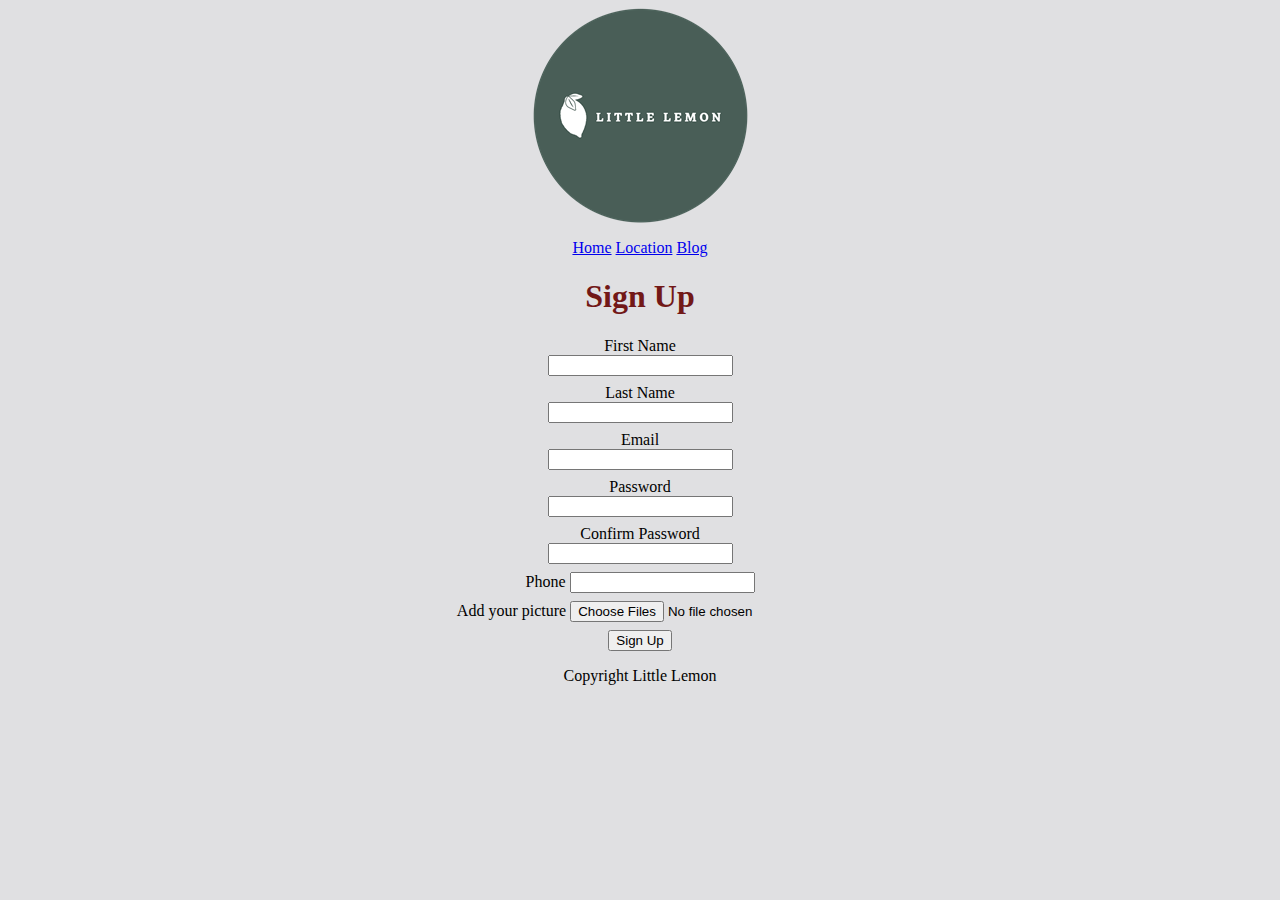
<file: MEDIA-ELEMENTS/index.html>
<!DOCTYPE html>
<html lang="en">
<head>
    <title>Little Lemon</title>
    <meta property="og:title" content="Our Menu">
    <meta property="og:type" content="website">
    <meta property="og:image" content="logo.png">
    <meta property="og:url" content="https://littlelemon">
    <meta property="og:description" content="Little lemon is a family owned resturant">
    <meta property="og:locale" content="en_US">
    <meta property="og:site_name" content="Little Lemon">

    <link rel="stylesheet" href="styles.css">
</head>
<body>
    <!-- This describes the semantics of an HTML Document -->
    <!-- Head used to display little lemon logo -->
    <header>
        <img src="logo.png" alt="Logo">
    </header>
    <nav>
        <ul>
            <li><a href="index.html">Home</a></li>
            <li><a href="location.html">Location</a></li>
            <li><a href="blog.html">Blog</a></li>
        </ul>
    </nav>
    <main>
        <h1>Sign Up</h1>
        <!-- POST improves the data's security -->
        <form method="POST">
            <div>
                <label for="user_first_name">First Name</label> <br>
                <input type="text" id="user_first_name" name="user_first_name" required>
            </div>
            <div>
                <label for="user_last_name">Last Name</label> <br>
                <input type="text" id="user_last_name" name="user_last_name" required>
            </div>
            <div>
                <label for="user_email">Email</label> <br>
                <input type="email" id="user_email" name="user_email" required>
            </div>
            <div>
                <label for="user_password">Password</label> <br>
                <input type="password" id="user_password" name="user_password" required minlength="6" maxlength="60" >
            </div>
            <div>
                <label for="user_confirm_password">Confirm Password</label> <br>
                <input type="password" id="user_confirm_password" name="user_confirm_password" required minlength="6"  maxlength="60">
            </div>
            <div>
                <label for="phone">Phone</label>
                <input type="tel" id="phone" name="phone" pattern=”^(?:0|\+?44)(?:\d\s?){9,10}$” > 
            </div>
            <div>
                <label for="gallery">Add your picture</label>
                <input type="file" id="gallery" name="gallery" multiple>
            </div>
            <div>
                <button type="submit">Sign Up</button>
            </div>
        </form>

        <style>
            input:focus:invalid {
                border: 2px solid red;
            }
        </style>

    </main>
    <!-- Used to display copyright feature -->
    <footer>
        <p>Copyright Little Lemon</p>
    </footer>    
</body>
</html>
</file>
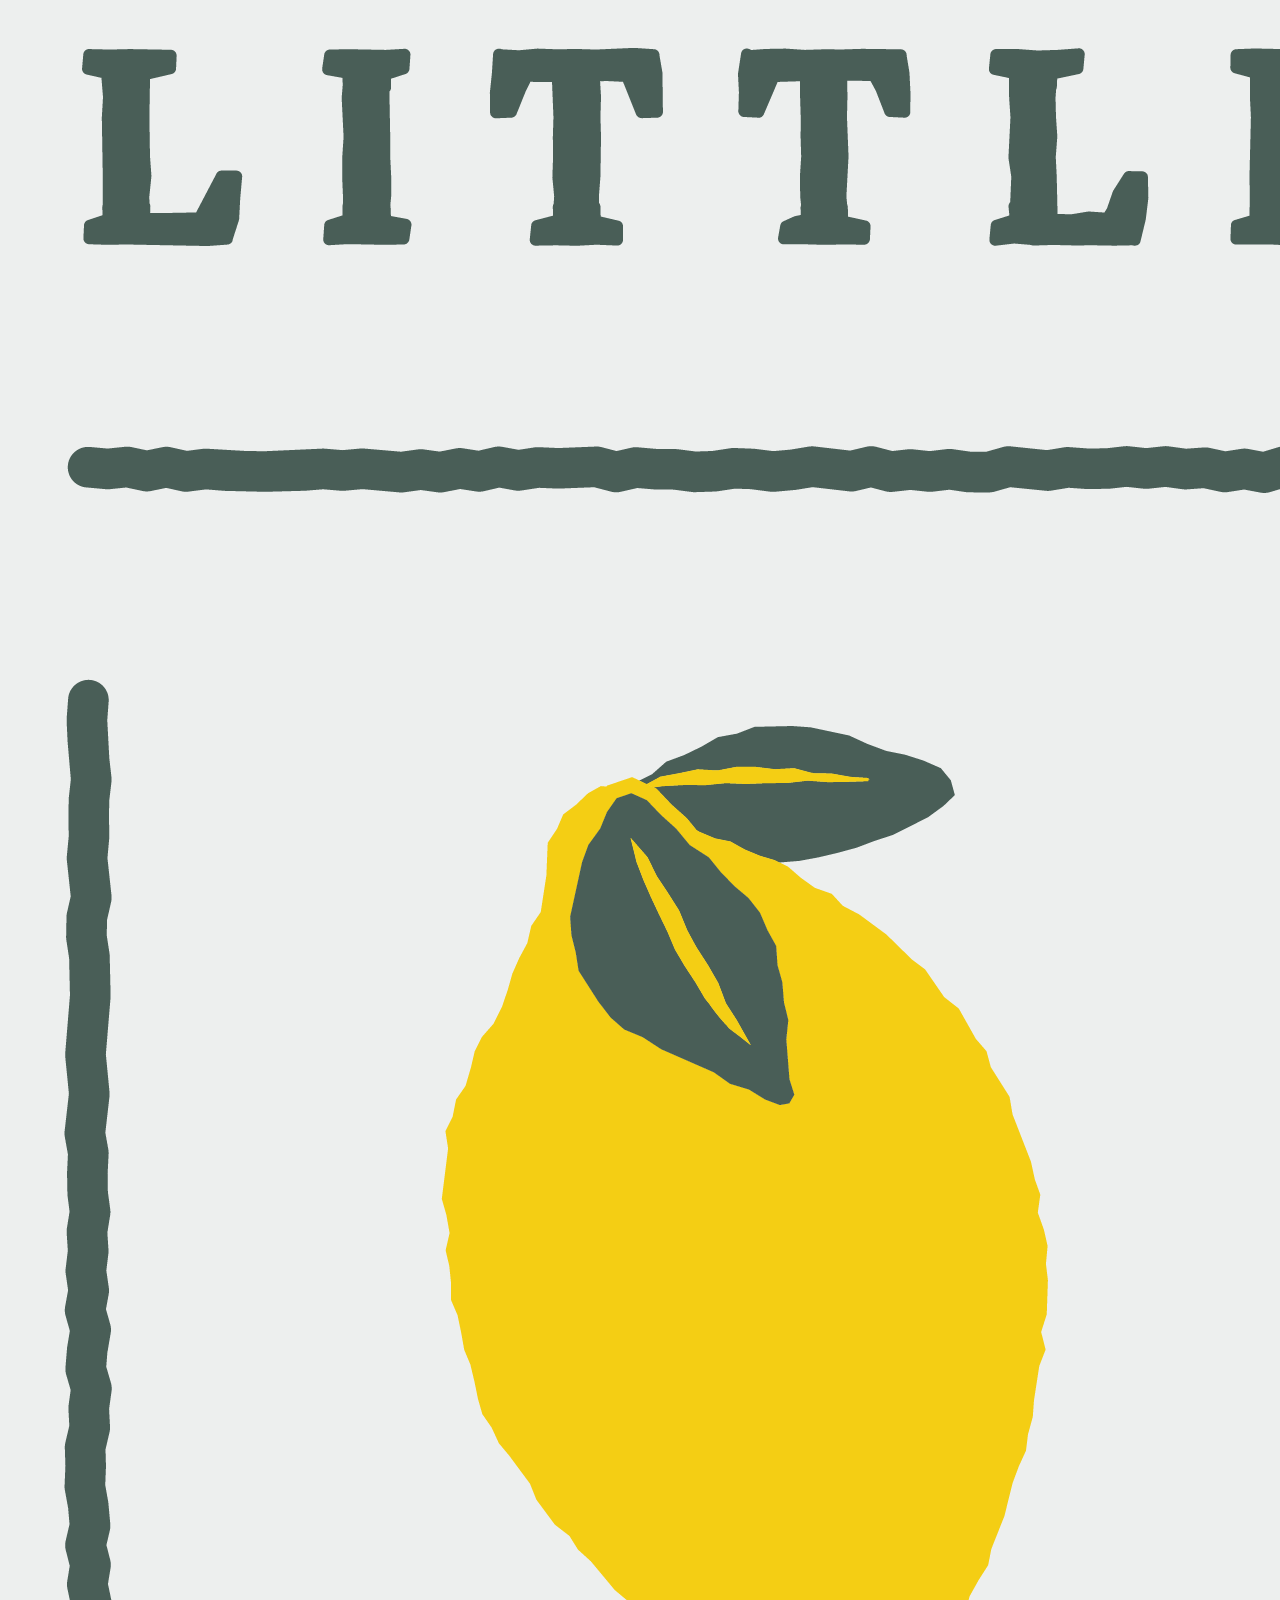
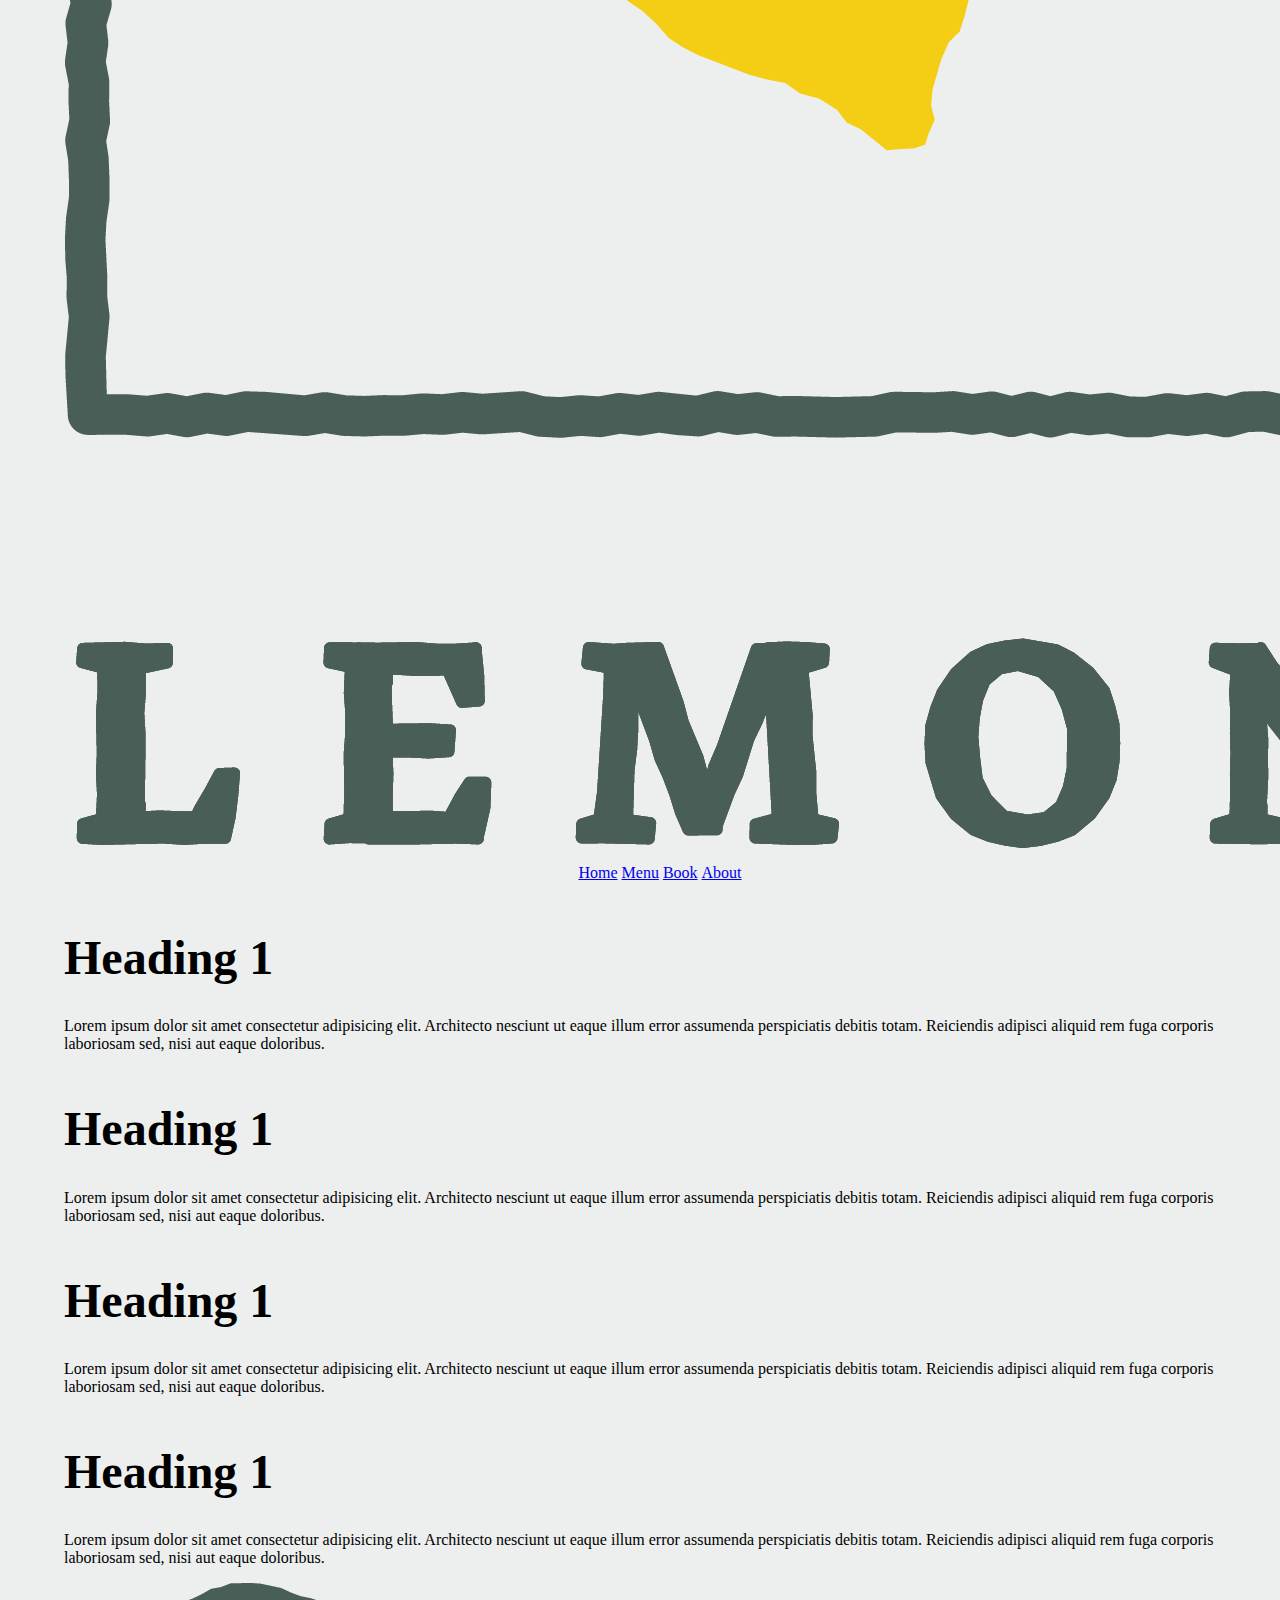
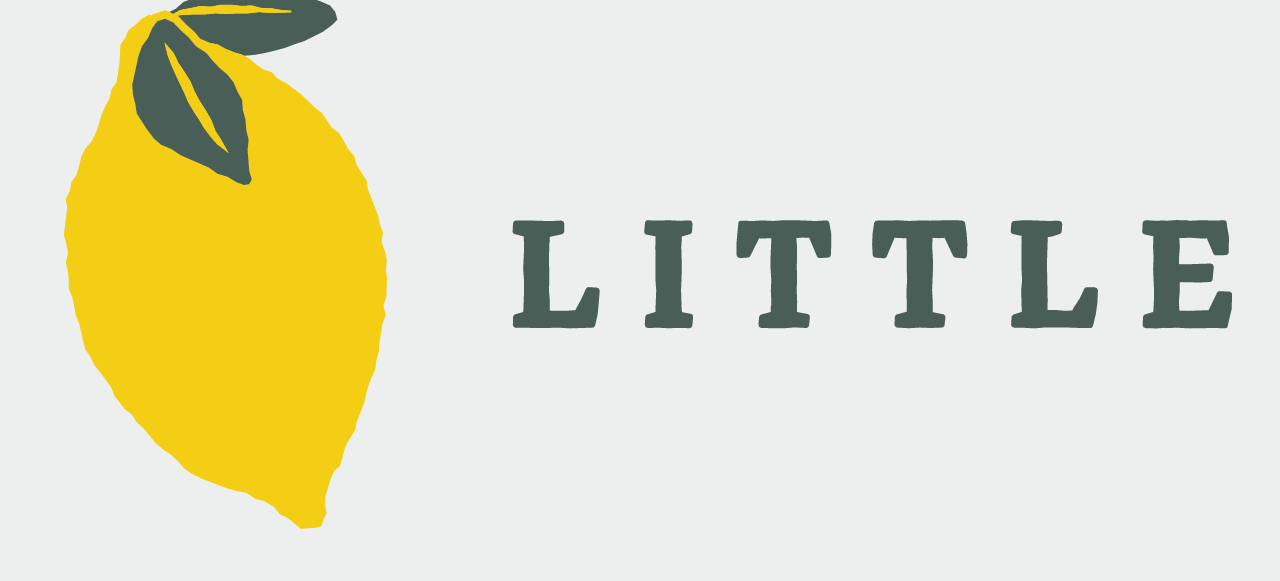
<file: Files/home/coder/project/index.html>
<!DOCTYPE html>
<html lang="en">
<head>
    <meta charset="UTF-8">
    <meta http-equiv="X-UA-Compatible" content="IE=edge">
    <meta name="viewport" content="width=device-width, initial-scale=1.0">
    <title>Little Lemon</title>
    <link rel="stylesheet" href="styles.css">
</head>
<body>
    <header>
        <img src="logo.png" alt="Little Lemon">
    </header>
    <nav>
        <ul>
            <li><a href="index.html">Home</a></li>
            <li><a href="menu.html">Menu</a></li>
            <li><a href="book.html">Book</a></li>
            <li><a href="about.html">About</a></li>
        </ul>
    </nav>

    <main>
        <!-- section is a row of elements  -->
        <section>
            <article>
                <h1>Heading 1</h1>
                <p>
                    Lorem ipsum dolor sit amet consectetur adipisicing elit. Architecto nesciunt ut eaque illum error assumenda perspiciatis debitis totam. Reiciendis adipisci aliquid rem fuga corporis laboriosam sed, nisi aut eaque doloribus.
                </p>
            </article>
        </section>
        <section>
            <article>
                <h1>Heading 1</h1>
                <p>
                    Lorem ipsum dolor sit amet consectetur adipisicing elit. Architecto nesciunt ut eaque illum error assumenda
                    perspiciatis debitis totam. Reiciendis adipisci aliquid rem fuga corporis laboriosam sed, nisi aut eaque
                    doloribus.
                </p>
            </article>
        </section>
        <section>
            <article>
                <h1>Heading 1</h1>
                <p>
                    Lorem ipsum dolor sit amet consectetur adipisicing elit. Architecto nesciunt ut eaque illum error assumenda
                    perspiciatis debitis totam. Reiciendis adipisci aliquid rem fuga corporis laboriosam sed, nisi aut eaque
                    doloribus.
                </p>
            </article>
        </section>
        <section>
            <article>
                <h1>Heading 1</h1>
                <p>
                    Lorem ipsum dolor sit amet consectetur adipisicing elit. Architecto nesciunt ut eaque illum error assumenda
                    perspiciatis debitis totam. Reiciendis adipisci aliquid rem fuga corporis laboriosam sed, nisi aut eaque
                    doloribus.
                </p>
            </article>
        </section>
        <footer>
            <div>
                <img src="logo_footer.png" alt="">
            </div>
            <div>
                <p>Copyright Little Lemon</p>
            </div>
        </footer>


    </main>
    
    
</body>
</html>
</file>
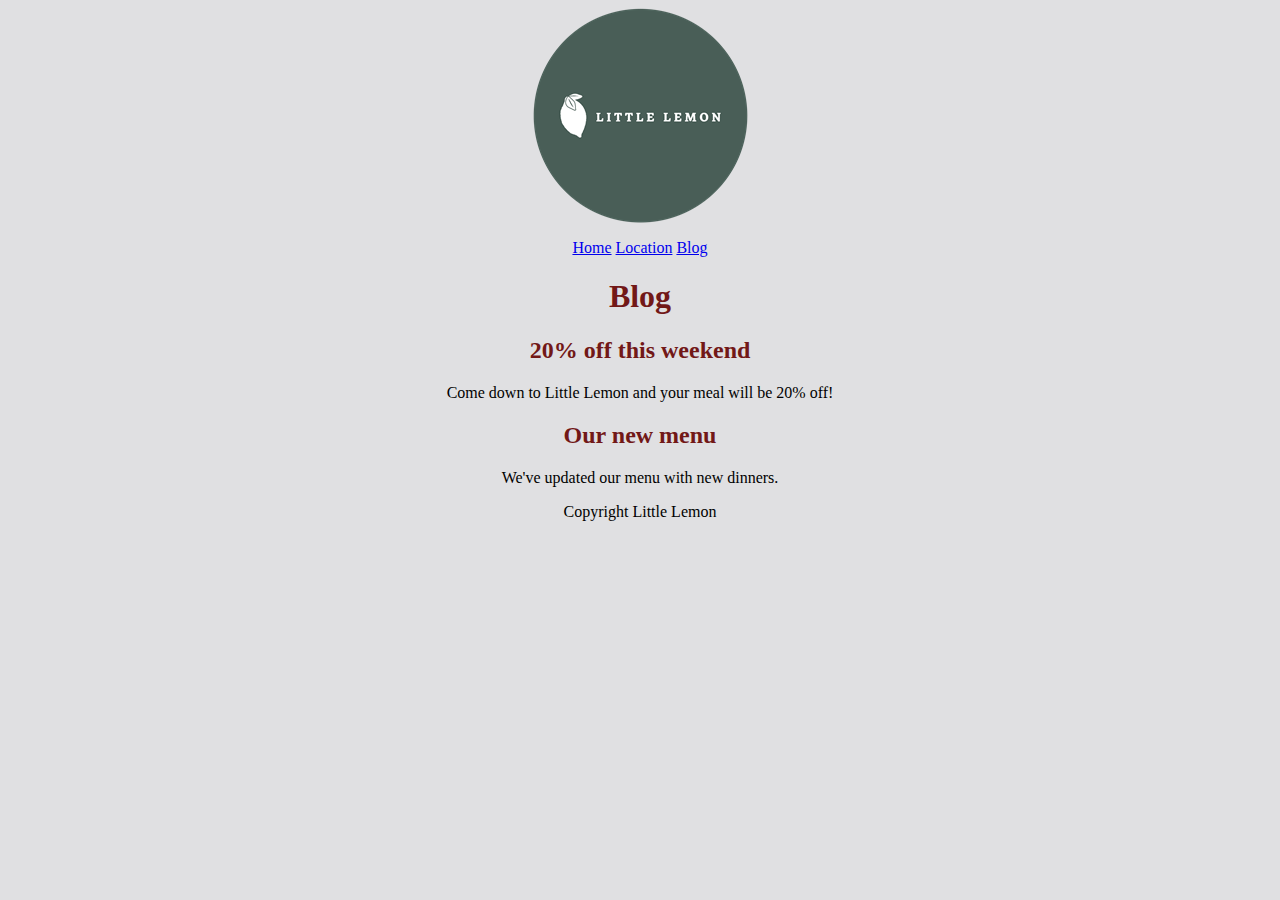
<file: MEDIA-ELEMENTS/blog.html>
<!DOCTYPE html>
<html lang="en">
<head>
    <meta charset="UTF-8">
    <meta http-equiv="X-UA-Compatible" content="IE=edge">
    <meta name="viewport" content="width=device-width, initial-scale=1.0">
    <title>Little Lemon</title>
    <link rel="stylesheet" href="styles.css">
</head>
<body>
    <!-- This describes the semantics of an HTML Document -->
    <!-- Head used to display little lemon logo -->
    <header>
        <img src="logo.png" alt="Logo">
    </header>
    <nav>
        <ul>
            <li><a href="index.html">Home</a></li>
            <li><a href="location.html">Location</a></li>
            <li><a href="blog.html">Blog</a></li>
        </ul>
    </nav>
    <main>
        <h1>Blog</h1>
        <article>
            <h2>20% off this weekend</h2>
            <p>Come down to Little Lemon and your meal will be 20% off!</p>
        </article>
        <article>
            <h2>Our new menu</h2>
            <p>We've updated our menu with new dinners.</p>
        </article>
    </main>
    <!-- Used to display copyright feature -->
    <footer>
        <p>Copyright Little Lemon</p>
    </footer>    
</body>
</html>
</file>
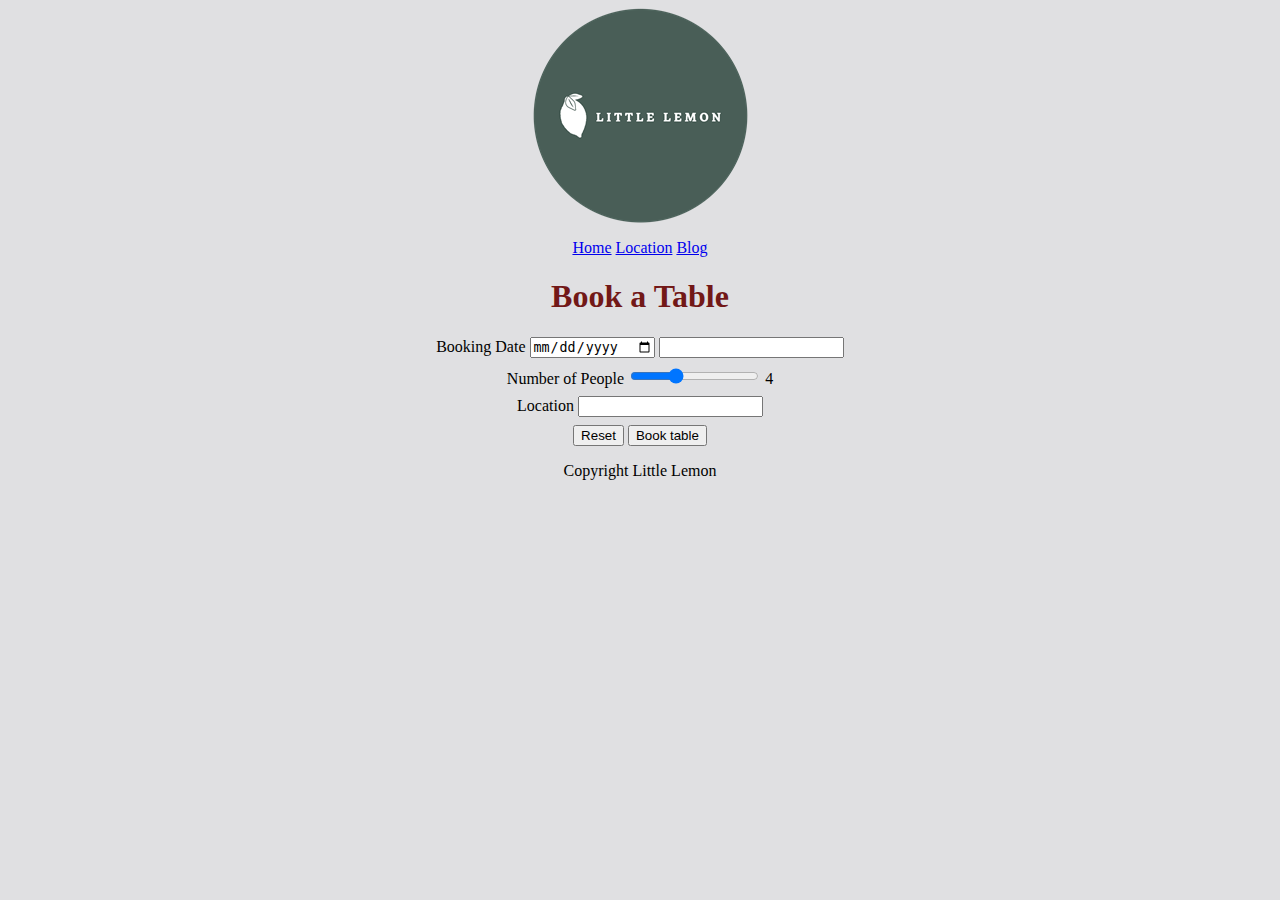
<file: MEDIA-ELEMENTS/booking.html>
<!DOCTYPE html>
<html lang="en">
<head>
    <title>Little Lemon</title>
    <meta property="og:title" content="Our Menu">
    <meta property="og:type" content="website">
    <meta property="og:image" content="logo.png">
    <meta property="og:url" content="https://littlelemon">
    <meta property="og:description" content="Little lemon is a family owned resturant">
    <meta property="og:locale" content="en_US">
    <meta property="og:site_name" content="Little Lemon">

    <link rel="stylesheet" href="styles.css">
</head>
<body>
    <!-- This describes the semantics of an HTML Document -->
    <!-- Head used to display little lemon logo -->
    <header>
        <img src="logo.png" alt="Logo">
    </header>
    <nav>
        <ul>
            <li><a href="index.html">Home</a></li>
            <li><a href="location.html">Location</a></li>
            <li><a href="blog.html">Blog</a></li>
        </ul>
    </nav>
    <main>
        <h1>Book a Table</h1>
        <!-- POST improves the data's security -->
        <form method="POST">
            <!-- fieldset is used to group the radio button -->
            <!-- <fieldset id="size">
                <label>
                    <input type="radio" value="2" name="size"> 2-person table
                </label>
                
                <label>
                    <input type="radio" value="4" name="size" checked> 4-person table
                </label>
                
                <label>
                    <input type="radio" value="6" name="size"> 6-person table
                </label>
            </fieldset>

            <fieldset id="location">
                <label>
                    <input type="radio" value="indoors" name="location" checked> Indoors
                </label>
                
                <label>
                    <input type="radio" value="outdoors" name="location"> Outdoors
                </label>
            </fieldset> -->
            <!-- Using interactive form elements -->
            <div>
                <label for="booking_date">Booking Date</label>
                <input type="date" id="booking_date" name="booking_date">
                <input type="year">
            </div>
            <div>
                <label for="booking_people">Number of People</label>
                <input type="range" id="booking_people" name="booking_people" min="1" max="10" value="4" oninput="this.nextElementSibling.value = this.value">
                <output>4</output>
            </div>

            <div>
                <label for="booking_location">Location</label>
                <input id="booking_location" name="booking_location" list="locations">
                <datalist id="locations">
                    <option value="Downtown"></option>
                    <option value="Uptown"></option>
                </datalist>     
            </div>
            <input type="reset"> <!-- Used to clear the form validation-->
            <button type="submit">Book table</button>
        </form>

    </main>
    <!-- Used to display copyright feature -->
    <footer>
        <p>Copyright Little Lemon</p>
    </footer>    
</body>
</html>
</file>
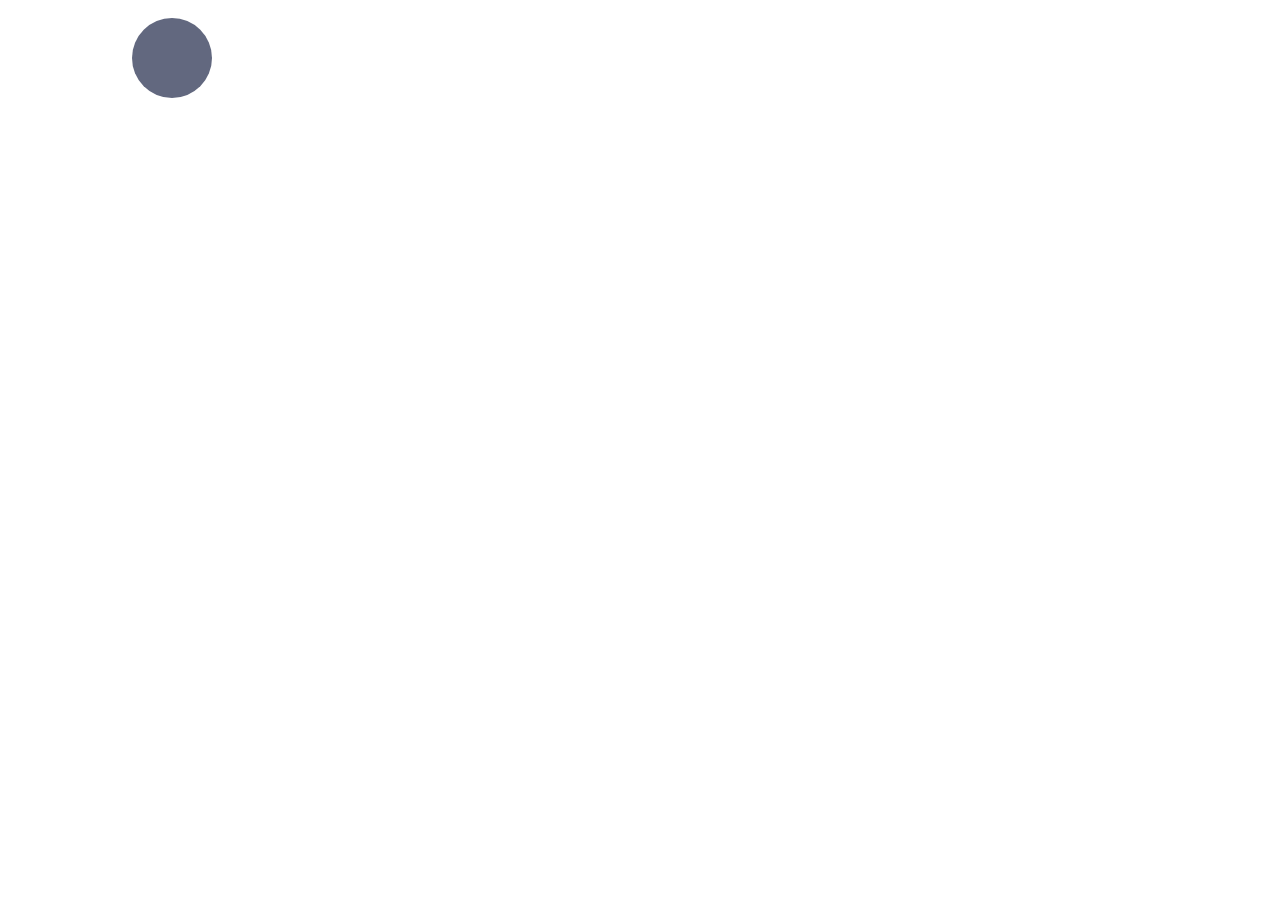
<file: MEDIA-ELEMENTS/canvas.html>
<!DOCTYPE html>
<html lang="en">
<head>
    <meta charset="UTF-8">
    <meta http-equiv="X-UA-Compatible" content="IE=edge">
    <meta name="viewport" content="width=device-width, initial-scale=1.0">
    <title>Document</title>
</head>
<body>
    <canvas width="640" height="480" id="my_canvas">

    </canvas>
    <script src="animation.js"></script>
</body>
</html>
</file>
<file: MEDIA-ELEMENTS/styles.css>
body {
    background-color: #E0E0E2;
}

ul {
    list-style-type: none;
    text-align: center;
    padding: 0px;
}

li {
    display: inline;
}

main {
    text-align: center;
}

footer {
    text-align: center;
}

h1 {
    color: #721817;
}

h2 {
    color: #721817;
}

.center-text {
    text-align: center;
}

img {
    display: block;
    margin-left: auto;
    margin-right: auto;
}

h2 > span {
    color: #FA9F42;
    font-size: 0.75em;
}

form > div {
    margin-top: 0.5em;
    margin-bottom: 0.5em;
}

#copyright {
    padding-top: 12px;
    font-size: 0.75em;
}

input:focus:invalid {
    color: red;
    border: red 3px solid;
}
</file>
<file: Files/home/coder/project/styles.css>
body {
    background-color: #edefee;
    font-family: 'Markazi Text', serif;
    margin-top: 3rem;
    margin-bottom: 3rem;
    margin-left: 5%;
    margin-right: 5%;
}

h1 {
    font-size: 3rem;
}

h2 {
    font-size: 2rem;
}

header > img {
    display:block;
    margin-left: auto;
    margin-right: auto;
}

nav ul {
    list-style: none;
    text-align: center;
}

nav li {
    display: inline-block;
}

section {
    display: flex;
}

article {
    flex: 1;
}

footer {
    display: flex;
}

footer div {
    flex: 1;
}
</file>
